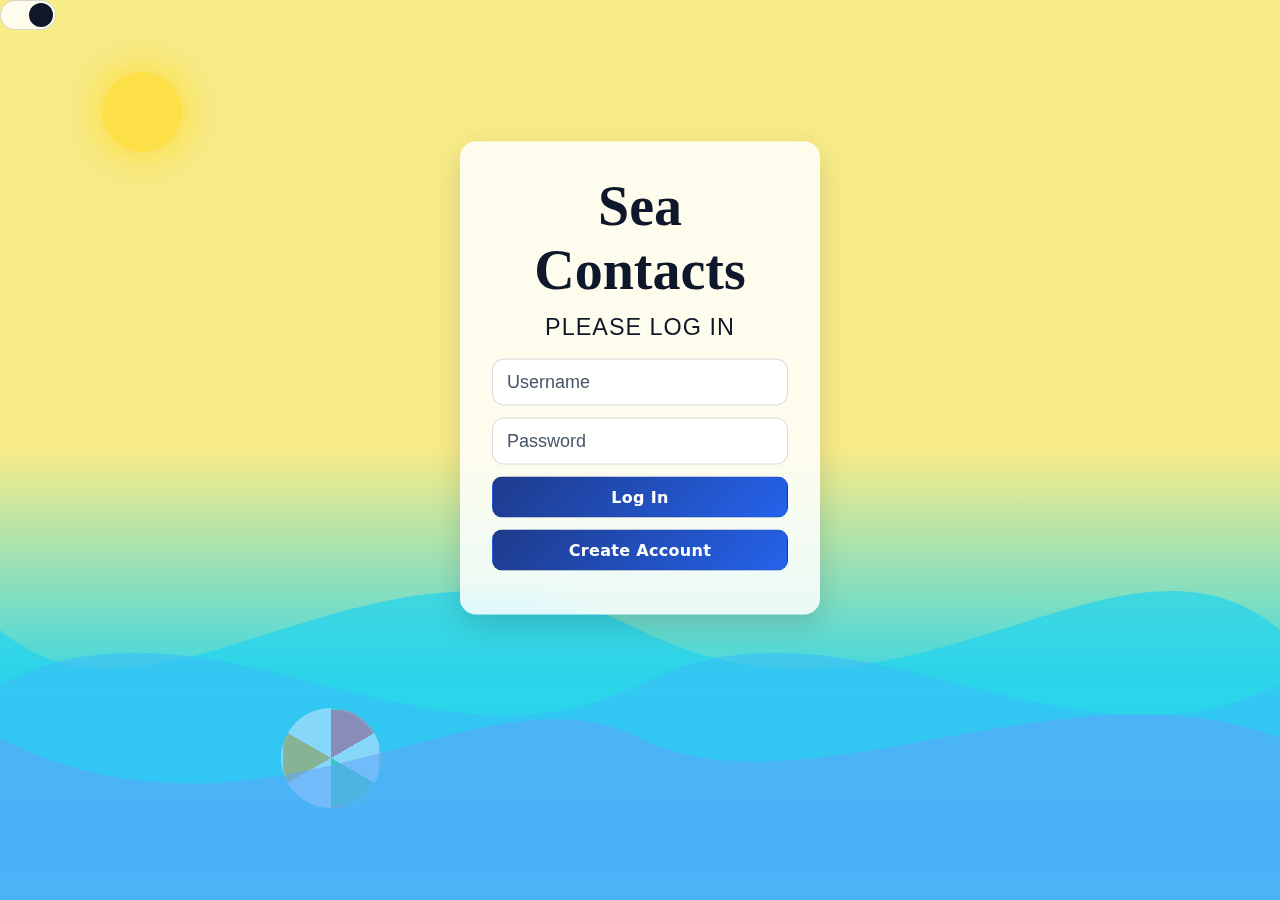
<file: index.html>
<html>
<head>
	<title>Sea Contacts — Secure Login</title>
	<script type="text/javascript" src="js/md5.js"></script>
	<script type="text/javascript" src="js/code.js"></script>
    <link href="css/styles.css" rel="stylesheet">	
    <link href="https://fonts.googleapis.com/css?family=Ubuntu" rel="stylesheet">
</head>
<body>

<div class="theme-switch">
    <input type="checkbox" id="themeToggle" aria-label="Toggle theme">
    <label for="themeToggle"></label>
    </div>

<div class="waves-container" aria-hidden="true">
    <div class="waves">
        <div class="wave wave1"></div>
        <div class="wave wave2"></div>
        <div class="wave wave3"></div>
    </div>
    <!-- Static top half remains background-color from body -->
</div>

<div id="loginDiv">
	<h1 id="title">Sea Contacts</h1>
	<span id="inner-title">PLEASE LOG IN</span>
	<input type="text" id="loginName" placeholder="Username" /><br />
	<input type="password" id="loginPassword" placeholder="Password"/><br />
	<button type="button" id="loginButton" class="buttons" onclick="doLogin();"> Log In </button>
	<!-- Button to go to registration page -->
	<button type="button" class="buttons" onclick="window.location.href='register.html';"> Create Account </button>
	<span id="loginResult"></span>
</div>

</body>
</html>
</file>
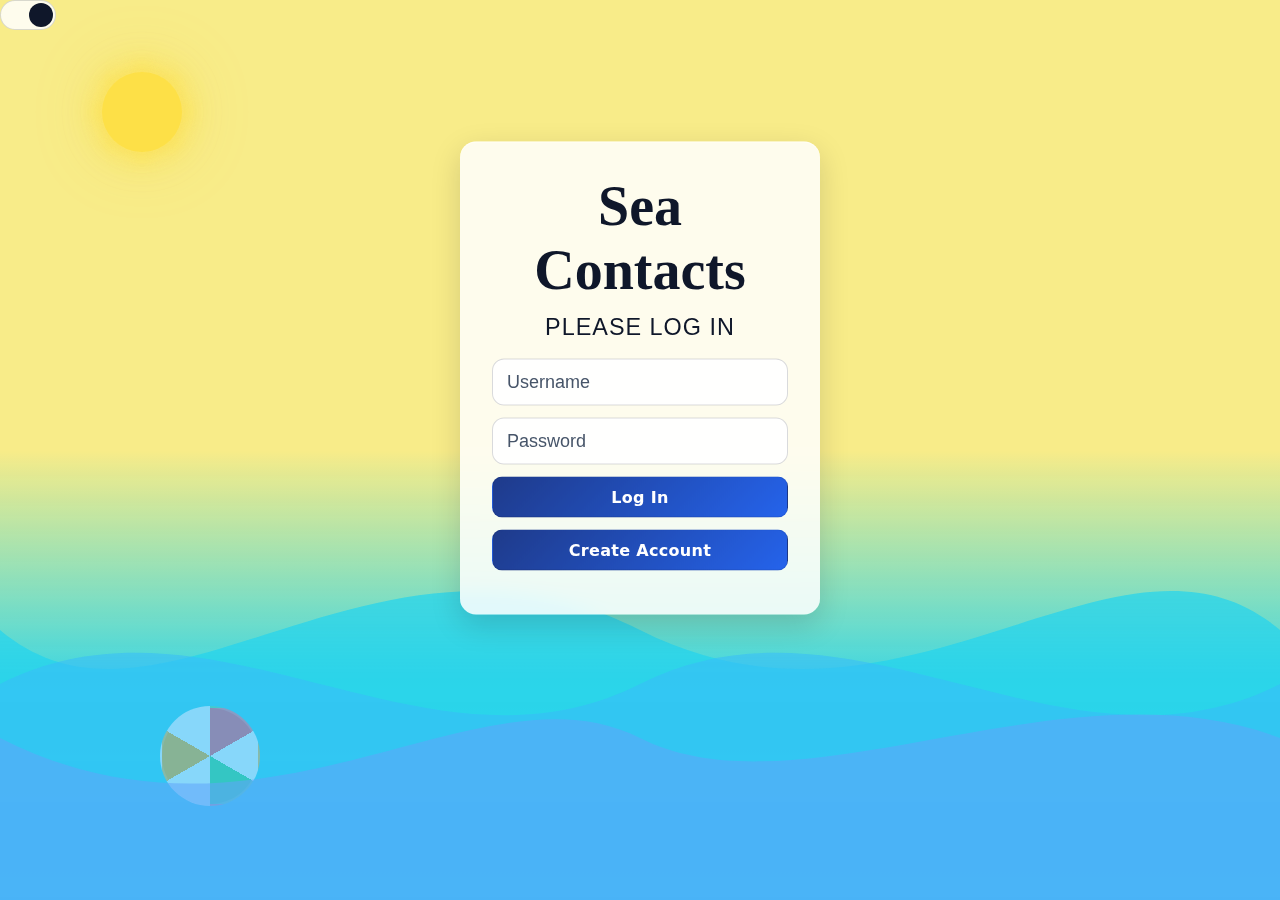
<file: color.html>
<html lang="en">
<head>
	<title>Sea Contacts</title>
	<script type="text/javascript" src="js/code.js"></script>
	<script type="text/javascript" src="js/AddContact.js"></script>

    <link href="css/styles.css" rel="stylesheet">	
    <link href="https://fonts.googleapis.com/css2?family=Quicksand:wght@400;600;700&family=Seaweed+Script&display=swap" rel="stylesheet">
    <link rel="icon" href="data:,">
    <meta name="viewport" content="width=device-width, initial-scale=1">
    
    <script type="text/javascript">
    // Simple fix for back button - remove fade-out class when page shows
    window.addEventListener('pageshow', function() {
        document.body.classList.remove('fade-out');
    });
    

    </script>
	
	<script type="text/javascript">
	document.addEventListener('DOMContentLoaded', function() 
	{
		readCookie();
	}, false);
	</script>
	

</head>
<body class="scrollable colors-page">


<!-- Clickable sun/moon hit areas for theme toggle -->
<div class="sun-hit" role="button" aria-label="Switch to light mode" tabindex="0"></div>
<div class="moon-hit" role="button" aria-label="Switch to dark mode" tabindex="0"></div>

<div class="waves-container" aria-hidden="true">
    <div class="waves">
        <div class="wave wave1"></div>
        <div class="wave wave2"></div>
        <div class="wave wave3"></div>
    </div>
    <!-- Static top half remains background-color from body -->
    
</div>



<div id="searchDropdownContainer">
	<button type="button" id="searchToggleButton" class="buttons" onclick="toggleSearchDropdown();">
		Contact Management
	</button>
	
	<div id="searchDropdown" style="display: none;">
		
		<!-- Search Contacts -->
		<div class="dropdown-section">
			<h3>Search Contacts</h3>
			<input type="text" id="searchText" placeholder="Search Contacts (name, email, phone, address)"/>
			<button type="button" id="searchContactButton" class="buttons" onclick="searchContacts();"> Search </button>
			<br></br>
			<span id="contactSearchResult"></span>
			<p id="contactListResults"></p>
		</div>

		<!-- Bulk Add Contacts -->
		<div class="dropdown-section">
                        <h3>Bulk Add Contacts</h3>
                        <button type="button" id="bulkAddButton" class="buttons" onclick="importContacts();"> Import CSV </button>
                        <br></br>
			<p><a href="SeaContactsTemplate.csv" download="SeaContactsTemplate.csv">Download Contacts Template</a></p>
                </div>

		<!-- Add Contact -->
		<div class="dropdown-section">
			<h3>Add New Contact</h3>
			<input type="text" id="firstName" placeholder="First Name" />
			<input type="text" id="lastName" placeholder="Last Name" />
			<input type="text" id="phone" placeholder="Phone" />
			<input type="email" id="email" placeholder="Email" />
			<input type="text" id="address" placeholder="Address" />
			<button type="button" id="addContactButton" class="buttons" onclick="addContact();"> Add Contact </button>
			<br></br>
			<span id="contactAddResult"></span>
			<p></p>
		</div>

		<!-- List Contacts -->
		<div class="dropdown-section">
			<h3>All Contacts</h3>
			<button type="button" id="listContactsButton" class="buttons" onclick="listContacts();"> List My Contacts </button>
			<br></br>
			<span id="contactsError"></span>
			<p id="contactsList"></p>
			<p></p>
		</div>

		<!-- Export Contacts -->
                <div class="dropdown-section">
                        <h3>Export Contacts</h3>
                        <button type="button" id="exportButton" class="buttons" onclick="exportContacts();"> Create CSV </button>
                        <br></br>
                        <p></p>
                </div>
	</div>
</div>

<div id="loggedInDiv">
	<span id="userName"></span>
</div>

<!-- Floating bubbles for underwater effect -->
<div class="bubbles-container">
    <div class="bubble bubble-1"></div>
    <div class="bubble bubble-2"></div>
    <div class="bubble bubble-3"></div>
    <div class="bubble bubble-4"></div>
    <div class="bubble bubble-5"></div>
    <div class="bubble bubble-6"></div>
    <div class="bubble bubble-7"></div>
    <div class="bubble bubble-8"></div>
    <div class="bubble bubble-9"></div>
    <div class="bubble bubble-10"></div>
    <div class="bubble bubble-11"></div>
    <div class="bubble bubble-12"></div>
    <div class="bubble bubble-13"></div>
    <div class="bubble bubble-14"></div>
    <div class="bubble bubble-15"></div>
</div>

<div id="modifyContactPopup" class="menu-dropdown" style="display:none; position:fixed; top:3%; width:400px; height:690px; left:50%; bottom:40%;  transform:translate(-50%,0); padding:20px; z-index:1000;">
	<h3>Modify Contact</h3><br>
    	<form id="modifyContactForm" onsubmit="submitModifyContact(event)">
        <input type="hidden" id="modifyContactId">
        <label>First Name: <input type="text" id="modifyFirstName"></label><br><br>
        <label>Last Name: <input type="text" id="modifyLastName"></label><br><br>
        <label>Phone: <input type="text" id="modifyPhone"></label><br><br>
        <label>Email: <input type="text" id="modifyEmail"></label><br><br>
        <label>Address: <input type="text" id="modifyAddress"></label><br><br>
        <button type="submit" style="display:inline-block" class="buttons">
		<img src="../images/Save.svg" width="30" height="30">
	</button>
        <button type="button" class="buttons" onclick="closeModifyContactPopup()">
		<img src="../images/Cancel.svg" width="30" height="30">
        </button>
    </form>
</div>

</body>

</html>
</file>
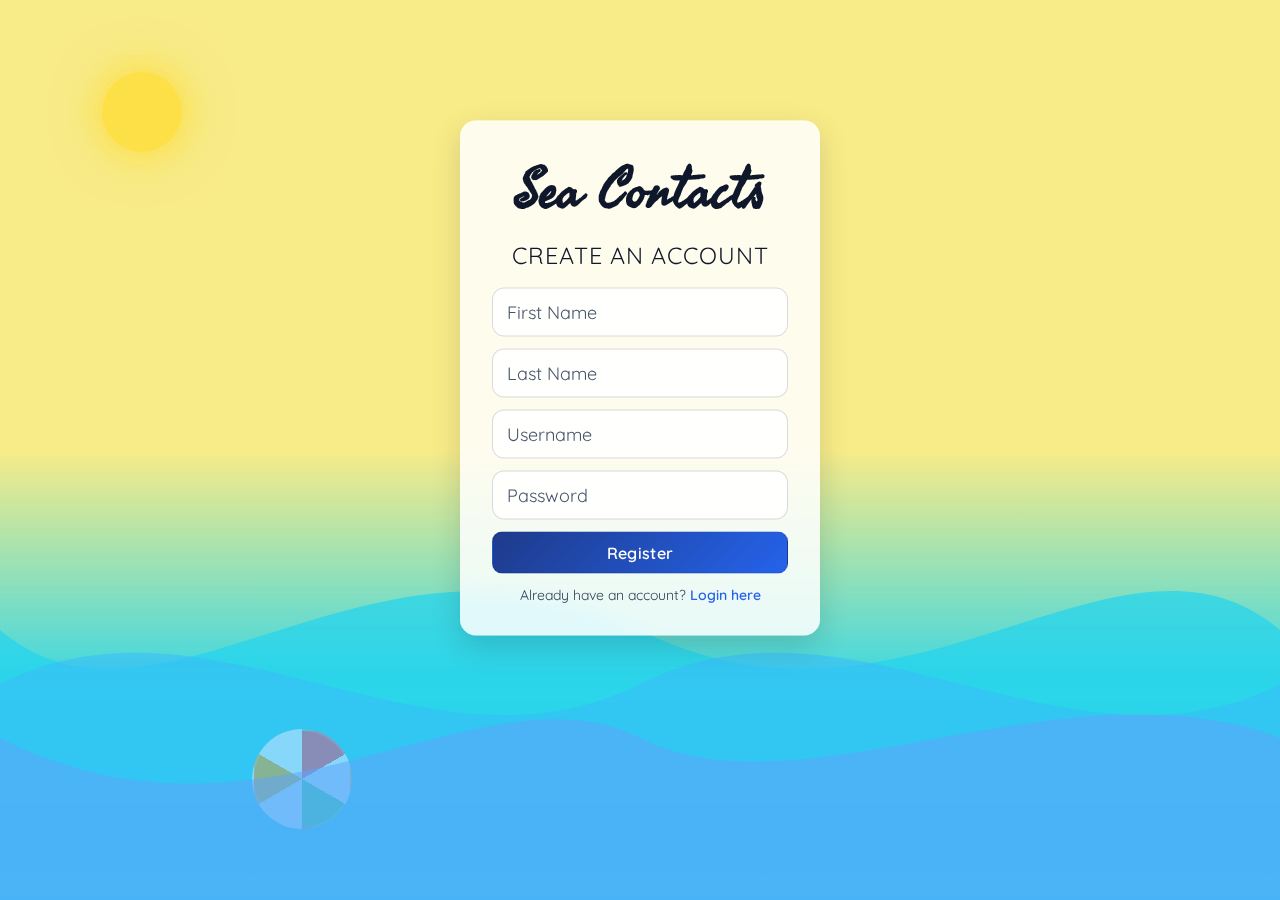
<file: register.html>
<html lang="en">
<head>
	<title>Sea Contacts</title>
	<script type="text/javascript" src="js/md5.js"></script>
	<script type="text/javascript" src="js/code.js"></script>
	<script type="text/javascript" src="js/register.js"></script>
	<script type="text/javascript" src="js/AddContact.js"></script>

    <link href="css/styles.css" rel="stylesheet">	
    <link href="https://fonts.googleapis.com/css2?family=Quicksand:wght@400;600;700&family=Seaweed+Script&display=swap" rel="stylesheet">
    <link rel="icon" href="data:,">
    
    <script type="text/javascript">
    // Simple fix for back button - remove fade-out class when page shows
    window.addEventListener('pageshow', function() {
        document.body.classList.remove('fade-out');
    });
    

    </script>
	
	<script type="text/javascript">
	document.addEventListener('DOMContentLoaded', function() 
	{
		readCookie();
		// Show register form
		document.getElementById("registerDiv").style.display = "block";
	}, false);
	</script>
</head>
<body>

<!-- Clickable sun/moon hit areas for theme toggle -->
<div class="sun-hit" role="button" aria-label="Switch to light mode" tabindex="0"></div>
<div class="moon-hit" role="button" aria-label="Switch to dark mode" tabindex="0"></div>

<!-- Stars in the sky -->
<div class="star"></div>
<div class="star"></div>
<div class="star"></div>
<div class="star"></div>
<div class="star"></div>
<div class="star"></div>
<div class="star"></div>
<div class="star"></div>

<div class="waves-container" aria-hidden="true">
    <div class="waves">
        <div class="wave wave1"></div>
        <div class="wave wave2"></div>
        <div class="wave wave3"></div>
    </div>
</div>

<div id="registerDiv">
	<h1 id="title">Sea Contacts</h1>
	<span id="inner-title">CREATE AN ACCOUNT</span>
	<input type="text" id="firstName" placeholder="First Name" /><br />
	<input type="text" id="lastName" placeholder="Last Name" /><br />
	<input type="text" id="loginName" placeholder="Username" /><br />
	<input type="password" id="loginPassword" placeholder="Password"/><br />
	<button type="button" id="registerButton" class="buttons" onclick="doRegister();"> Register </button>
	<span id="registerResult"></span>
	<div class="auth-switch">Already have an account? <a class="auth-link" href="index.html" onclick="smoothTransition('index.html'); return false;">Login here</a></div>
</div>

</body>
</html>
</file>
<file: css/styles.css>
body 
{
    background-color: #0f172a;
    min-height: 100vh;
    margin: 0;
    padding: 0 0 80px 0; /* Add bottom padding for fixed logout button */
    position: relative;
    overflow: hidden; /* Prevent all scrolling by default */
    overflow-x: hidden; /* Prevent horizontal scrolling specifically */
    transition: background-color 0.8s ease, color 0.8s ease;
    opacity: 1;
    animation: fadeIn 0.8s ease-out;
    font-family: 'Quicksand', system-ui, -apple-system, Segoe UI, Roboto, Helvetica, Arial, sans-serif;
}

/* Ocean wipe overlay for transitions to colors page */
.ocean-wipe{
    position: fixed;
    left: 0; right: 0; bottom: 0;
    height: 120vh; /* fixed tall fill to avoid exposing bottom edge */
    background: linear-gradient(180deg, rgba(99,102,241,1) 0%, rgba(90,98,234,1) 50%, rgba(79,88,229,1) 100%);
    z-index: 9999; /* ensure wipe covers everything during transition */
    pointer-events: none;
    will-change: transform, height;
    opacity: 0.95;
    transform: translateY(100%); /* start fully below viewport */
}

/* Wavy crest at the top of the wipe using the same wave path */
.ocean-wipe::before{
    content: "";
    position: absolute;
    left: 0; right: 0; top: -140px; /* lift crest slightly above */
    height: 200px;
    background-image: url('data:image/svg+xml;utf8,<svg xmlns="http://www.w3.org/2000/svg" viewBox="0 0 1200 200" preserveAspectRatio="none"><path d="M0 100 C 150 150 350 50 600 100 C 850 150 1050 50 1200 100 L1200 200 L0 200 Z" fill="%236366f1"/></svg>');
    background-repeat: repeat-x;
    background-position: top center;
    background-size: 1200px 200px;
    pointer-events: none;
}

/* Light-mode variant for wipe colors and crest */
body.light .ocean-wipe{
    background: linear-gradient(180deg, rgba(96,165,250,1) 0%, rgba(56,189,248,1) 50%, rgba(34,211,238,1) 100%);
}
body.light .ocean-wipe::before{
    background-image: url('data:image/svg+xml;utf8,<svg xmlns="http://www.w3.org/2000/svg" viewBox="0 0 1200 200" preserveAspectRatio="none"><path d="M0 100 C 150 150 350 50 600 100 C 850 150 1050 50 1200 100 L1200 200 L0 200 Z" fill="%2360a5fa"/></svg>');
}

body.scene-transition.to-colors .ocean-wipe{
    animation: oceanSlideUp 0.9s cubic-bezier(0.22, 0.61, 0.36, 1) forwards;
}

@keyframes oceanSlideUp{
    from{ transform: translateY(100%); opacity: 0.95; }
    to{ transform: translateY(0); opacity: 0.8; }
}

/* Allow scrolling specifically on pages that opt in */
body.scrollable{
    overflow: auto;
    overflow-x: hidden; /* Still prevent horizontal scrolling */
}

/* Prevent horizontal scrollbars globally */
* {
    box-sizing: border-box;
}

html, body {
    max-width: 100%;
    overflow-x: hidden;
	background-repeat: no-repeat;
	background-size: 110% 70%;
	background-attachment: fixed;
  	background-position: center 150%;
}

/* Page transition animations */
@keyframes fadeIn {
    from {
        opacity: 0;
    }
    to {
        opacity: 1;
    }
}

@keyframes fadeOut {
    from {
        opacity: 1;
    }
    to {
        opacity: 0;
    }
}

body.fade-out {
    animation: fadeOut 0.5s ease-out forwards;
}

/* Moon icon for dark mode */
body::before {
    content: "";
    position: fixed;
    top: 8vh;
    right: 8vw;
    width: 80px;
    height: 80px;
    border-radius: 50%;
    background: linear-gradient(145deg, transparent 40%, #e2e8f0 41%);
    opacity: 1;
    transition: none; /* disabled by default; enabled when theme-animated is present */
    transform: translateY(0) rotate(0deg);
    z-index: 58;
}

/* Sun icon for light mode - soft style */
body::after {
    content: "";
    position: fixed;
    top: 8vh;
    left: 8vw;
    width: 80px;
    height: 80px;
    border-radius: 50%;
    background: #fde047;
    box-shadow: 
        /* Soft glowing rays */
        0 -35px 20px -25px rgba(253, 224, 71, 0.6),
        0 35px 20px -25px rgba(253, 224, 71, 0.6),
        35px 0 20px -25px rgba(253, 224, 71, 0.6),
        -35px 0 20px -25px rgba(253, 224, 71, 0.6),
        25px -25px 20px -25px rgba(253, 224, 71, 0.6),
        -25px 25px 20px -25px rgba(253, 224, 71, 0.6),
        25px 25px 20px -25px rgba(253, 224, 71, 0.6),
        -25px -25px 20px -25px rgba(253, 224, 71, 0.6),
        /* Central glow */
        0 0 50px rgba(253, 224, 71, 0.4),
        0 0 80px rgba(234, 179, 8, 0.2);
    opacity: 0;
    transition: none; /* disabled by default; enabled when theme-animated is present */
    transform: translateY(-50px) rotate(0deg);
    z-index: 58;
}

/* Clickable hit areas aligned with sun/moon for accessibility */
.sun-hit, .moon-hit{
    position: fixed;
    z-index: 60;
    width: 80px;
    height: 80px;
    border-radius: 50%;
    cursor: pointer;
    background: transparent;
}

/* Position to overlap the pseudo elements */
.sun-hit{ display: none; top: 8vh; left: 8vw; }
.moon-hit{ display: block; top: 8vh; right: 8vw; }

/* Show only the visible icon's hit area */
body.light .sun-hit{ display: block; }
body.light .moon-hit{ display: none; }

/* Hover highlight: soft white halo */
/* Thin ring highlight matching icon shapes */
.sun-hit::after,
.moon-hit::after{
    content: "";
    position: absolute;
    left: -8px; right: -8px; top: -8px; bottom: -8px; /* slightly larger than icon */
    border-radius: 50%;
    pointer-events: none;
    opacity: 0;
    filter: blur(2px);
    transition: opacity 120ms ease;
}

/* Additional inner-edge glow for moon to outline crescent on both sides */
.moon-hit::before{
    content: "";
    position: absolute;
    left: -8px; right: -8px; top: -8px; bottom: -8px;
    border-radius: 50%;
    pointer-events: none;
    opacity: 0;
    filter: blur(3px);
    /* Thin band along the crescent cut line at ~145deg */
    background: linear-gradient(145deg,
        rgba(255,255,255,0.00) 38%,
        rgba(255,255,255,0.30) 40%,
        rgba(255,255,255,0.30) 42%,
        rgba(255,255,255,0.00) 44%
    );
    transition: opacity 120ms ease;
}

/* Sun: simple circular ring */
.sun-hit::after{
    background: radial-gradient(circle at 50% 50%,
        rgba(255,255,255,0.0) 40px,
        rgba(255,255,255,0.28) 40px 48px,
        rgba(255,255,255,0.10) 48px 62px,
        rgba(255,255,255,0.0) 62px
    );
}

/* Moon: crescent-shaped ring using mask to match icon gradient */
.moon-hit::after{
    background: radial-gradient(circle at 50% 50%,
        rgba(255,255,255,0.0) 40px,
        rgba(255,255,255,0.28) 40px 48px,
        rgba(255,255,255,0.10) 48px 62px,
        rgba(255,255,255,0.0) 62px
    );
    -webkit-mask-image: linear-gradient(145deg, transparent 40%, #000 41%);
            mask-image: linear-gradient(145deg, transparent 40%, #000 41%);
}

.sun-hit:hover::after, .sun-hit:focus::after,
.moon-hit:hover::after, .moon-hit:focus::after{
    opacity: 1;
}
.moon-hit:hover::before, .moon-hit:focus::before{
    opacity: 1;
}

/* Prefer drop-shadow glow on actual icons for perfectly even outline */
body.icon-hover-sun::after{
    filter: drop-shadow(0 0 3px rgba(255,255,255,0.95)) drop-shadow(0 0 12px rgba(255,255,255,0.35));
    will-change: filter;
}
body.icon-hover-moon::before{
    filter: drop-shadow(0 0 3px rgba(255,255,255,0.95)) drop-shadow(0 0 12px rgba(255,255,255,0.35));
    will-change: filter;
}

/* Avoid double glow: disable pseudo glow rings when using icon drop-shadows */
body.icon-hover-sun .sun-hit::after{ opacity: 0; }
body.icon-hover-moon .moon-hit::after{ opacity: 0; }
body.icon-hover-moon .moon-hit::before{ opacity: 0; }

/* Enable icon transitions only during explicit theme toggles */
body.theme-animated::before,
body.theme-animated::after{
    transition: opacity 0.6s ease, transform 1.4s ease, filter 0.12s ease;
}

/* Stars in the sky for dark mode */
.star {
    position: fixed;
    width: 3px;
    height: 3px;
    background: #e2e8f0;
    border-radius: 50%;
    z-index: 2;
    opacity: 1;
    animation: twinkle 3s ease-in-out infinite;
    transition: opacity 0.8s ease;
}

.star:nth-child(1) {
    top: 8vh;
    left: 15vw;
    animation-delay: 0s;
}

.star:nth-child(2) {
    top: 12vh;
    left: 25vw;
    animation-delay: -1s;
    width: 4px;
    height: 4px;
}

.star:nth-child(3) {
    top: 18vh;
    left: 35vw;
    animation-delay: -2s;
}

.star:nth-child(4) {
    top: 10vh;
    left: 45vw;
    animation-delay: -0.5s;
    width: 3.5px;
    height: 3.5px;
}

.star:nth-child(5) {
    top: 22vh;
    left: 55vw;
    animation-delay: -1.5s;
}

.star:nth-child(6) {
    top: 14vh;
    left: 65vw;
    animation-delay: -2.5s;
    width: 4px;
    height: 4px;
}

.star:nth-child(7) {
    top: 20vh;
    left: 75vw;
    animation-delay: -0.8s;
}

.star:nth-child(8) {
    top: 16vh;
    left: 85vw;
    animation-delay: -1.8s;
    width: 3.5px;
    height: 3.5px;
}

@keyframes twinkle {
    0%, 100% {
        opacity: 1;
        transform: scale(1);
    }
    50% {
        opacity: 0.3;
        transform: scale(0.8);
    }
}

/* Hide stars in light mode */
body.light .star {
    opacity: 0;
}

/* Contact Grid Styles */
.contacts-grid {
    width: 100%;
    max-width: 800px;
    margin: 0 20px 0 20px auto;
    background: rgba(255, 255, 255, 0.1);
    backdrop-filter: blur(10px);
    border-radius: 12px;
    border: 1px solid rgba(255, 255, 255, 0.2);
    overflow: hidden;
    box-shadow: 0 8px 32px rgba(0, 0, 0, 0.1);
}

.grid-header {
    display: grid;
    grid-template-columns: 0.7fr 0.7fr 0.7fr 0.9fr 0.8fr 0.7fr;
    gap: 1px;
    background: rgba(255, 255, 255, 0.2);
    font-weight: bold;
    text-transform: uppercase;
    font-size: 0.9em;
    letter-spacing: 0.5px;
}

.grid-row {
    display: grid;
    grid-template-columns: 0.7fr 0.7fr 0.7fr 0.9fr 0.8fr 0.7fr;
    gap: 1px;
    align-items: center;
    /*background: rgba(255, 255, 255, 0.05);*/
    border-bottom: 1px solid rgba(0, 0, 0, 0.1);
    transition: background-color 0.3s ease;
}

.grid-row:hover {
    background: rgba(255, 255, 255, 0.15);
}

.grid-cell {
    padding: 12px 16px;
    word-wrap: break-word;
    overflow: auto;
}

.header-cell {
    background: rgba(255, 255, 255, 0.1);
    color: #ffffff;
    font-weight: 600;
    text-align: center;
}

.photo-cell {
    overflow: hidden;
}

.name-cell {
    font-weight: 500;
    color: #ffffff;
}

.phone-cell {
    font-family: 'Courier New', monospace;
    color: #a8a8ff;
}

.email-cell {
    color: #8dd3c7;
    font-style: italic;
}

.address-cell {
    color: #ffc0cb;
    font-size: 0.9em;
}

.actions-cell {
    padding:5px 17px 15px;
}

/* Light mode grid styles */
body.light .contacts-grid {
    background: rgba(0, 0, 0, 0.05);
    border: 1px solid rgba(0, 0, 0, 0.1);
    box-shadow: 0 4px 16px rgba(0, 0, 0, 0.1);
}

body.light .grid-header {
    background: rgba(0, 0, 0, 0.1);
}

body.light .grid-row {
    background: rgba(0, 0, 0, 0.02);
}

body.light .grid-row:hover {
    background: rgba(0, 0, 0, 0.08);
}

body.light .header-cell {
    background: rgba(0, 0, 0, 0.05);
    color: #333333;
}

body.light .name-cell {
    color: #333333;
}

body.light .phone-cell {
    color: #4a5568;
}

body.light .email-cell {
    color: #2d5a87;
}

body.light .address-cell {
    color: #6b5b95;
}

/* Responsive grid */
@media (max-width: 768px) {
    .contacts-grid {
       /* margin: 10px;*/
        font-size: 18px;
    }
    
    .grid-header {
        grid-template-columns: 1fr;
        gap: 0px;
    }
    
    .grid-row {
        padding-top: 40px;
        grid-template-columns: 1fr;
        gap: 0px;
    }
    
    .grid-cell {
        /* padding-top: 40px; */
        gap: 0px;
        text-align: left;
    }
    
    .header-cell {
        display: none;
    }
    
    .grid-cell:before {
        font-weight: bold;
        margin-right: 8px;
    }
    
    .name-cell:before {
        content: "Name: ";
    }
    
    .phone-cell:before {
        content: "Phone: ";
    }
    
    .email-cell:before {
        content: "Email: ";
    }
    
    .address-cell:before {
        content: "Address: ";
    }
}

#title 
{
    font-size: 56px;
    width: 100%;
    margin: 0 auto 24px auto;
    text-align: center;
    font-family: 'Seaweed Script', cursive;
    color: #e2e8f0;
    display: block;
}

body.light #contactAddResult {
	color: black;
}

#contactAddResult {
	color: white;
}

/* Hamburger menu button */
.menu-button {
    position: fixed;
    top: 20px;
    left: 20px;
    width: 40px;
    height: 40px;
    background: rgba(15, 23, 42, 0.6);
    border: 1px solid rgba(148,163,184,0.35);
    border-radius: 8px;
    backdrop-filter: blur(6px);
    cursor: pointer;
    z-index: 30;
    display: flex;
    flex-direction: column;
    justify-content: center;
    align-items: center;
    opacity: 1 !important;
    visibility: visible !important;
    gap: 4px;
    transition: background 0.8s ease;
}

.menu-button span {
    width: 20px;
    height: 2px;
    background: #e2e8f0;
    border-radius: 1px;
    transition: background 0.8s ease;
}


/* Menu dropdown */
.menu-dropdown {
    position: fixed;
    top: 70px;
    left: 20px;
    background: rgba(15, 23, 42, 0.9);
    border: 1px solid rgba(148,163,184,0.35);
    border-radius: 12px;
    backdrop-filter: blur(8px);
    padding: 15px;
    z-index: 26;
    display: none;
    min-width: 200px;
    transition: background 0.8s ease;
}

/* Simple button styling inside menu */
.menu-dropdown .menu-item{
    display: block;
    width: 100%;
    margin-top: 10px;
    padding: 10px 12px;
    border-radius: 10px;
    border: 1px solid rgba(148,163,184,0.25);
    background: linear-gradient(135deg, #f43f5e 0%, #dc2626 100%);
    color: #ffffff;
    font-family: 'Ubuntu', sans-serif;
    font-weight: 700;
    cursor: pointer;
}

body.light .menu-dropdown .menu-item{
    border: 1px solid rgba(2,6,23,0.08);
}

.menu-dropdown.show {
    display: block;
    animation: slideDown 0.3s ease-out;
}

/* Theme switch inside menu */
.theme-switch{
    display: flex;
    align-items: center;
    gap: 10px;
    color: #e2e8f0;
    font-family: 'Quicksand', sans-serif;
    font-size: 14px;
}
.theme-switch input{
    position: absolute;
    opacity: 0;
}
.theme-switch label{
    width: 56px;
    height: 30px;
    display: inline-block;
    background: rgba(15,23,42,0.6);
    border: 1px solid rgba(148,163,184,0.35);
    border-radius: 9999px;
    position: relative;
    cursor: pointer;
    backdrop-filter: blur(6px);
}
.theme-switch label:after{
    content: "";
    position: absolute;
    top: 2px;
    left: 2px;
    width: 24px;
    height: 24px;
    background: #e2e8f0;
    border-radius: 9999px;
    transition: transform 200ms ease;
}
.theme-switch input:checked + label{
    background: rgba(255,255,255,0.7);
}
.theme-switch input:checked + label:after{
    transform: translateX(26px);
}

#loginDiv
{
    font-size: 30px;
    width: 360px;
    max-width: 92vw;
    padding: 32px;
    border-radius: 16px;
    background: rgba(15, 23, 42, 0.6);
    box-shadow: 0 10px 30px rgba(0,0,0,0.35), inset 0 1px 0 rgba(255,255,255,0.04);
    backdrop-filter: blur(8px);
    position: absolute;
    top: 42%;
    left: 50%;
    transform: translate(-50%, -50%);
    z-index: 25; /* Above waves */
    pointer-events: auto; /* Ensure this only affects its own content */
    transition: background 0.8s ease, box-shadow 0.8s ease, color 0.8s ease;
}

#seaweed1 #seaweed2 
{
	z-index: 0;
}

#registerDiv
{
    font-size: 30px;
    width: 360px;
    max-width: 92vw;
    padding: 32px;
    border-radius: 16px;
    background: rgba(15, 23, 42, 0.6);
    box-shadow: 0 10px 30px rgba(0,0,0,0.35), inset 0 1px 0 rgba(255,255,255,0.04);
    backdrop-filter: blur(8px);
    position: absolute;
    top: 42%;
    left: 50%;
    transform: translate(-50%, -50%);
    z-index: 25; /* Above waves */
    pointer-events: auto; /* Ensure this only affects its own content */
    transition: background 0.8s ease, box-shadow 0.8s ease, color 0.8s ease;
    display: none; /* Hide register form by default */
}

/* Cell phone viewport */
@media screen and (max-width: 768px)
{
    /* Enable scrolling on mobile for login/register pages */
    body {
        overflow: auto;
    }

	#exportButton {
		height: 82px;
	}

	#bulkAddButton {
		height: 82px;
	}
    
    /* Make sun/moon icons go behind mobile forms */
    body::before, body::after {
        z-index: 50; /* Behind mobile forms */
    }
    
    /* Ensure consistent glow on mobile - Sun */
    body::after {
        box-shadow: 
            /* Soft glowing rays */
            0 -35px 20px -25px rgba(253, 224, 71, 0.6),
            0 35px 20px -25px rgba(253, 224, 71, 0.6),
            35px 0 20px -25px rgba(253, 224, 71, 0.6),
            -35px 0 20px -25px rgba(253, 224, 71, 0.6),
            25px -25px 20px -25px rgba(253, 224, 71, 0.6),
            -25px 25px 20px -25px rgba(253, 224, 71, 0.6),
            25px 25px 20px -25px rgba(253, 224, 71, 0.6),
            -25px -25px 20px -25px rgba(253, 224, 71, 0.6),
            /* Central glow */
            0 0 50px rgba(253, 224, 71, 0.4),
            0 0 80px rgba(234, 179, 8, 0.2);
    }
    
    /* Ensure consistent appearance on mobile - Moon */
    body::before {
        background: linear-gradient(145deg, transparent 40%, #e2e8f0 41%);
        /* Use drop-shadow instead of box-shadow to respect crescent shape */
        filter: drop-shadow(0 0 8px rgba(226, 232, 240, 0.6)) drop-shadow(0 0 16px rgba(226, 232, 240, 0.3));
    }
    
    /* Keep hit areas clickable but behind forms */
    .sun-hit, .moon-hit {
        z-index: 60;
    }
    
    /* Add mobile click glow effects that match desktop */
    body.icon-hover-sun::after {
        filter: drop-shadow(0 0 3px rgba(255,255,255,0.95)) drop-shadow(0 0 12px rgba(255,255,255,0.35));
    }
    
    body.icon-hover-moon::before {
        filter: drop-shadow(0 0 3px rgba(255,255,255,0.95)) drop-shadow(0 0 12px rgba(255,255,255,0.35)) 
                drop-shadow(0 0 8px rgba(226, 232, 240, 0.6)) drop-shadow(0 0 16px rgba(226, 232, 240, 0.3));
    }

    #loginDiv
    {
        font-size: 30px;
        width: 300px;
        max-width: 92vw;
        padding: 32px;
        border-radius: 16px;
        background: rgba(15, 23, 42, 0.6);
        box-shadow: 0 10px 30px rgba(0,0,0,0.35), inset 0 1px 0 rgba(255,255,255,0.04);
        backdrop-filter: blur(8px);
        position: absolute;
        top: 42%;
        left: 50%;
        transform: translate(-50%, -50%);
        z-index: 100; /* Above waves */
        pointer-events: auto; /* Ensure this only affects its own content */
        transition: background 0.8s ease, box-shadow 0.8s ease, color 0.8s ease;
    }
    #registerDiv
    {
        font-size: 30px;
        width: 300px;
        max-width: 92vw;
        padding: 32px;
        border-radius: 16px;
        background: rgba(15, 23, 42, 0.6);
        box-shadow: 0 10px 30px rgba(0,0,0,0.35), inset 0 1px 0 rgba(255,255,255,0.04);
        backdrop-filter: blur(8px);
        position: absolute;
        top: 42%;
        left: 50%;
        transform: translate(-50%, -50%);
        z-index: 100; /* Above waves */
        pointer-events: auto; /* Ensure this only affects its own content */
        transition: background 0.8s ease, box-shadow 0.8s ease, color 0.8s ease;
        display: none; /* Hide register form by default */
    }
}

#userInfoDiv
{
    font-size: 18px;
    width: 90%;
    max-width: 400px;
    margin: 20px auto;
    padding: 15px;
    border-radius: 12px;
    background: rgba(15, 23, 42, 0.6);
    backdrop-filter: blur(8px);
    text-align: center;
    color: #e2e8f0;
    font-family: 'Ubuntu', sans-serif;
    position: relative;
    z-index: 20; /* Above waves */
}

#searchDropdownContainer
{
    width: 90%;
    max-width: 800px;
    margin: 20px auto;
    position: relative;
    z-index: 20; /* Above waves */
    text-align: center;
}

#searchToggleButton
{
    width: 100%;
    font-size: 20px;
    padding: 15px;
    margin-bottom: 10px;
}

/* Clean header state; remove user icon styles */
#searchToggleButton{
    position: relative;
}

/* Right-aligned user icon inside flat bessel */
#searchToggleButton{
    padding-right: 56px; /* reserve space for the icon */
}
#searchToggleButton .header-user{
    position: absolute;
    right: 14px;
    top: 50%;
    transform: translateY(-50%);
    width: 28px;
    height: 28px;
    border-radius: 50%;
    display: block;
    z-index: 100; /* ensure above bessel */
}

/* Make the header "bessel" a flat, non-interactive shape */
#searchToggleButton.buttons{
    background: rgba(15, 23, 42, 0.9) !important; /* flat, no gradient */
    border: 1px solid rgba(148,163,184,0.35);
    box-shadow: none;
    cursor: default;
    transition: none;
}

#searchToggleButton.buttons:hover,
#searchToggleButton.buttons:focus,
#searchToggleButton.buttons:active{
    transform: none;
    box-shadow: none;
    opacity: 1;
}

/* Light theme flat variant */
body.light #searchToggleButton.buttons{
    background: rgba(255,255,255,0.9) !important;
    border: 1px solid rgba(2,6,23,0.15);
    color: #111111;
}

#searchToggleButton.buttons{
    background: rgba(15,23,42,0.9) !important;
    color: #e2e8f0;
}

#searchDropdown
{
    background: rgba(15, 23, 42, 0.9);
    border-radius: 16px;
    padding: 25px;
    box-shadow: 0 10px 30px rgba(0,0,0,0.35), inset 0 1px 0 rgba(255,255,255,0.04);
    backdrop-filter: blur(8px);
    color: #e2e8f0;
    font-family: 'Ubuntu', sans-serif;
    animation: slideDown 0.3s ease-out;
    text-align: center;
    transition: background 0.8s ease, box-shadow 0.8s ease, color 0.8s ease;
}

.dropdown-section
{
    margin-bottom: 30px;
    padding-bottom: 20px;
    border-bottom: 1px solid rgba(148,163,184,0.25);
}

.dropdown-section:last-child
{
    border-bottom: none;
    margin-bottom: 0;
}

.dropdown-section h3
{
	color: #ffffff;
    font-size: 16px;
    margin-bottom: 15px;
    text-transform: uppercase;
    letter-spacing: 1px;
    font-weight: 700;
    text-align: center;
}

/* Bulk actions layout */
table 
{
	width: 100%;
}

td 
{	
	/* Test */
	vertical-align: top;
	width: 50%;
}

/* Add gap between columns */
td:first-child 
{
            padding-right: 10px;
}

td:last-child 
{
    padding-left: 10px;
}

#logoutContainer
{
    position: fixed;
    bottom: 20px;
    left: 50%;
    transform: translateX(-50%);
    z-index: 25; /* Above everything including waves */
}

#logoutContainer #logoutButton
{
    background: linear-gradient(135deg, #f43f5e 0%, #dc2626 100%);
    padding: 12px 30px;
    font-size: 16px;
}

#logoutContainer #logoutButton:hover
{
    background: linear-gradient(135deg, #dc2626 0%, #b91c1c 100%);
}

@keyframes slideDown {
    from {
        opacity: 0;
        transform: translateY(-20px);
    }
    to {
        opacity: 1;
        transform: translateY(0);
    }
}

.buttons
{
    font-size: 16px;
    border-radius: 10px;
    width: 100%;
    margin: 12px 0 0 0;
    padding: 10px 14px;
    border: 1px solid rgba(148,163,184,0.25);
    background: linear-gradient(135deg, #f97316 0%, #ef4444 100%);
    color: #ffffff;
    font-weight: 600;
    letter-spacing: 0.3px;
    cursor: pointer;
    transition: transform 120ms ease, box-shadow 120ms ease, opacity 120ms ease;
    font-family: 'Quicksand', system-ui, -apple-system, Segoe UI, Roboto, Helvetica, Arial, sans-serif;
}

.buttons:hover{
    transform: translateY(-1px);
    box-shadow: 0 8px 18px rgba(239,68,68,0.35);
    opacity: 0.95;
}

.buttons:focus-visible{
    outline: 2px solid rgba(249,115,22,0.9);
    outline-offset: 2px;
}

#loginName
{
	font-size: 18px;
}
#loginPassword
{
	font-size: 18px;
}
body.light #searchText
{
	font-size: 18px;
	background: white url(../images/Search.svg) left no-repeat;
    	background-size: 30px;
    	background-position: 10px;
    	padding-left: 50px;
	color: black;
}

#searchText
{
	font-size: 18px;
	background: #080d1f url(../images/Search2.svg) left no-repeat;
    	background-size: 30px;
    	background-position: 10px;
    	padding-left: 50px;
	color: white;
}

#colorText
{
	font-size: 30px;
}

input[type="text"],input[type="password"],input[type="email"]{
    border-radius: 12px;
    text-align: left;
    width: 100%;
    margin: 10px 0 0 0;
    padding: 12px 14px;
    border: 1px solid rgba(148,163,184,0.35);
    outline: none;
    background: rgba(2,6,23,0.6);
    color: #e2e8f0;
    font-family: 'Quicksand', sans-serif;
    font-size: 18px; /* Normalize input font size across pages */
    box-sizing: border-box;
}

#inner-title{
    display: block;
    font-size: 0.78em;
    width: 100%;
    text-align: center;
    margin: 0 0 6px 0;
    font-family: 'Quicksand', sans-serif;
    color: #a5b4fc;
    letter-spacing: 1px;
}

/* Even spacing within auth cards */
#loginDiv > input,
#loginDiv > button,
#loginDiv > span,
#loginDiv > .auth-switch{ margin-top: 12px; }

#loginDiv > h1{ margin-bottom: 4px; }

#registerDiv > input,
#registerDiv > button,
#registerDiv > span,
#registerDiv > .auth-switch{ margin-top: 12px; }

#registerDiv > h1{ margin-bottom: 4px; }

/* Auth switch line */
.auth-switch{
    margin-top: 14px;
    text-align: center;
    color: #94a3b8;
    font-size: 14px;
    font-family: 'Quicksand', sans-serif;
}
.auth-link{
    color: #60a5fa;
    text-decoration: none;
    font-weight: 600;
}
.auth-link:hover{ text-decoration: underline; }

body.light .auth-switch{ color: #334155; }
body.light .auth-link{ color: #2563eb; }

#loginResult{
    display: block;
    font-size: 0.9em;
    width: 100%;
    text-align: center;
    margin: 10px 0 0 0;
    font-family: 'Quicksand', sans-serif;
    color: #f87171;
}

/* Match register page error styling to login page */
#registerResult{
    display: block;
    font-size: 0.8em;
    width: 100%;
    text-align: center;
    margin: 12px 0 0 0;
    font-family: 'Quicksand', sans-serif;
    color: #f43f5e;
}

/* Waves background: bottom half animated, top half static */
.waves-container{
    position: absolute;
    inset: 0 0 0 0; /* full-viewport by default */
    z-index: 15; /* Higher than ball for visual layering */
    overflow: hidden;
    pointer-events: none; /* Allow clicks to pass through to ball */
    will-change: transform;
}

/* Extend bottom water area without changing crest size */
.waves-container::after{
    content: "";
    position: absolute;
    left: 0;
    right: 0;
    bottom: 0;
    height: 50vh; /* extend bottom "water" depth */
    background: linear-gradient(180deg, rgba(79,88,229,0) 0%, rgba(79,88,229,0.85) 50%, rgba(79,88,229,1) 100%);
    z-index: -1; /* behind wave layers */
    pointer-events: none;
}

body.light .waves-container::after{
    background: linear-gradient(180deg, rgba(34,211,238,0) 0%, rgba(34,211,238,0.85) 50%, rgba(34,211,238,1) 100%);
}

/* On index/register (non-colors) constrain waves to bottom half to avoid UI overlap */
/* Revert: keep waves full viewport on all pages */
body:not(.no-sky) .waves-container{ inset: 0 0 0 0; }

.waves{
    position: absolute;
    left: 0;
    right: 0;
    bottom: 0;
    height: 100%;
}

/* Using three layers to create parallax-like wave movement */
.wave{
    position: absolute;
    left: 0;
    right: 0;
    bottom: 0;
    height: 60%;
    background-repeat: repeat-x;
    opacity: 0.9;
    will-change: background-position;
    pointer-events: none; /* Allow mouse events to pass through to ball */
}

.wave.wave1{
    background-image: url('data:image/svg+xml;utf8,<svg xmlns="http://www.w3.org/2000/svg" viewBox="0 0 1200 200" preserveAspectRatio="none"><path d="M0 100 C 150 150 350 50 600 100 C 850 150 1050 50 1200 100 L1200 200 L0 200 Z" fill="%234f58e5"/></svg>');
    animation: waveMove1 12s ease-in-out infinite alternate;
    opacity: 0.7;
    z-index: 0; /* farthest back */
}

.wave.wave2{
    background-image: url('data:image/svg+xml;utf8,<svg xmlns="http://www.w3.org/2000/svg" viewBox="0 0 1200 200" preserveAspectRatio="none"><path d="M0 120 C 200 80 400 160 600 120 C 800 80 1000 160 1200 120 L1200 200 L0 200 Z" fill="%235a62ea"/></svg>');
    animation: waveMove2 18s ease-in-out infinite alternate;
    opacity: 0.6;
    z-index: 1; /* behind ball */
}

.wave.wave3{
    background-image: url('data:image/svg+xml;utf8,<svg xmlns="http://www.w3.org/2000/svg" viewBox="0 0 1200 200" preserveAspectRatio="none"><path d="M0 140 C 250 190 450 110 600 140 C 750 170 1000 110 1200 140 L1200 200 L0 200 Z" fill="%236366f1"/></svg>');
    animation: waveMove3 28s ease-in-out infinite alternate;
    opacity: 0.55;
    z-index: 3; /* top wave */
}

@keyframes waveMove1{
    from{ background-position-x: 0; }
    to{ background-position-x: 1200px; }
}
@keyframes waveMove2{
    from{ background-position-x: 0; }
    to{ background-position-x: -1200px; }
}
@keyframes waveMove3{
    from{ background-position-x: 0; }
    to{ background-position-x: 2400px; }
}

/* Scene transition for going to colors: waves rise, icons fade */
body.scene-transition.to-colors .waves-container{
    animation: none !important;
    opacity: 0; /* hide waves layer during wipe to prevent visible movement */
}

/* removed rising animation; wipe covers the motion */

body.scene-transition.to-colors::before,
body.scene-transition.to-colors::after{
    animation: iconFadeOut 0.2s ease-in-out forwards !important;
    visibility: hidden !important;
    z-index: 0 !important; /* ensure icons never appear above wipe */
}

@keyframes iconFadeOut{
    from{ opacity: 1; }
    to{ opacity: 0; }
}

/* Hide/fade waves during the transition so only the wipe is visible */
body.scene-transition.to-colors .waves .wave{
    opacity: 0;
    animation: none !important;
    transition: opacity 0.2s ease;
}

/* Colors page overrides: hide individual waves but keep container for overlay */
body.colors-page .waves .wave{ display: none; }
body.colors-page .waves{ display: none; }
/* Remove ocean wipe on colors page */
body.colors-page .ocean-wipe{ display: none; }
/* Keep moon visible on colors page to allow toggling */
body.colors-page::before{ display: block !important; }
body.colors-page .star{ display: none !important; }

/* Hide sun/moon icons on colors page since we can't use ::after for overlay */
/* Keep sun visible on colors page to allow toggling */
body.colors-page::after {
    display: block !important;
}

/* Create water overlay using the waves-container since waves are hidden */
body.colors-page .waves-container {
    display: block !important;
    position: fixed;
    top: 0;
    left: 0;
    right: 0;
    bottom: 0;
    background: linear-gradient(180deg, rgba(99,102,241,0.7) 0%, rgba(90,98,234,0.75) 50%, rgba(79,88,229,0.8) 100%);
    z-index: 10;
    pointer-events: none;
    transform: none;
}

body.light.colors-page .waves-container {
    background: linear-gradient(180deg, rgba(96,165,250,0.7) 0%, rgba(56,189,248,0.75) 50%, rgba(34,211,238,0.8) 100%);
}

/* Hide wave fill overlay on colors page */
body.colors-page .waves-container{ background: none !important; }

/* Underwater bubble effects for colors page */
.bubbles-container {
    position: fixed;
    top: 0;
    left: 0;
    width: 100%;
    height: 100%;
    pointer-events: none;
    z-index: 5; /* Above waves but below UI elements */
    display: none;
}

body.colors-page .bubbles-container {
    display: block;
}

.bubble {
    position: absolute;
    border-radius: 50%;
    background: radial-gradient(circle at 30% 30%, rgba(255, 255, 255, 0.8), rgba(173, 216, 230, 0.4));
    box-shadow: 
        inset 0 0 5px rgba(255, 255, 255, 0.5),
        0 0 8px rgba(173, 216, 230, 0.3);
    opacity: 0.7;
}

/* Individual bubble styles with varying sizes and positions */
.bubble-1 {
    width: 8px;
    height: 8px;
    left: 10%;
    bottom: 20vh;
    animation: bubbleFloat1 8s infinite ease-in-out;
    animation-delay: 0s;
}

.bubble-2 {
    width: 12px;
    height: 12px;
    left: 20%;
    bottom: 45vh;
    animation: bubbleFloat2 10s infinite ease-in-out;
    animation-delay: 1s;
}

.bubble-3 {
    width: 6px;
    height: 6px;
    left: 35%;
    bottom: 65vh;
    animation: bubbleFloat3 7s infinite ease-in-out;
    animation-delay: 2s;
}

.bubble-4 {
    width: 15px;
    height: 15px;
    left: 45%;
    bottom: 10vh;
    animation: bubbleFloat1 12s infinite ease-in-out;
    animation-delay: 0.5s;
}

.bubble-5 {
    width: 9px;
    height: 9px;
    left: 60%;
    bottom: 80vh;
    animation: bubbleFloat2 9s infinite ease-in-out;
    animation-delay: 3s;
}

.bubble-6 {
    width: 7px;
    height: 7px;
    left: 75%;
    bottom: 35vh;
    animation: bubbleFloat3 6s infinite ease-in-out;
    animation-delay: 1.5s;
}

.bubble-7 {
    width: 11px;
    height: 11px;
    left: 85%;
    bottom: 55vh;
    animation: bubbleFloat1 11s infinite ease-in-out;
    animation-delay: 4s;
}

.bubble-8 {
    width: 5px;
    height: 5px;
    left: 15%;
    bottom: 75vh;
    animation: bubbleFloat2 8s infinite ease-in-out;
    animation-delay: 2.5s;
}

.bubble-9 {
    width: 13px;
    height: 13px;
    left: 30%;
    bottom: 25vh;
    animation: bubbleFloat3 13s infinite ease-in-out;
    animation-delay: 0.8s;
}

.bubble-10 {
    width: 8px;
    height: 8px;
    left: 50%;
    bottom: 90vh;
    animation: bubbleFloat1 7s infinite ease-in-out;
    animation-delay: 3.5s;
}

.bubble-11 {
    width: 10px;
    height: 10px;
    left: 65%;
    bottom: 15vh;
    animation: bubbleFloat2 10s infinite ease-in-out;
    animation-delay: 1.8s;
}

.bubble-12 {
    width: 6px;
    height: 6px;
    left: 80%;
    bottom: 70vh;
    animation: bubbleFloat3 9s infinite ease-in-out;
    animation-delay: 4.2s;
}

.bubble-13 {
    width: 14px;
    height: 14px;
    left: 25%;
    bottom: 50vh;
    animation: bubbleFloat1 14s infinite ease-in-out;
    animation-delay: 0.3s;
}

.bubble-14 {
    width: 7px;
    height: 7px;
    left: 70%;
    bottom: 85vh;
    animation: bubbleFloat2 8s infinite ease-in-out;
    animation-delay: 2.8s;
}

.bubble-15 {
    width: 9px;
    height: 9px;
    left: 40%;
    bottom: 40vh;
    animation: bubbleFloat3 11s infinite ease-in-out;
    animation-delay: 1.2s;
}

/* Bubble floating animations with slight horizontal drift */
@keyframes bubbleFloat1 {
    0% {
        bottom: -20px;
        transform: translateX(0px);
        opacity: 0;
    }
    10% {
        opacity: 0.7;
    }
    90% {
        opacity: 0.7;
    }
    100% {
        bottom: 110vh;
        transform: translateX(15px);
        opacity: 0;
    }
}

@keyframes bubbleFloat2 {
    0% {
        bottom: -20px;
        transform: translateX(0px);
        opacity: 0;
    }
    10% {
        opacity: 0.7;
    }
    90% {
        opacity: 0.7;
    }
    100% {
        bottom: 110vh;
        transform: translateX(-20px);
        opacity: 0;
    }
}

@keyframes bubbleFloat3 {
    0% {
        bottom: -20px;
        transform: translateX(0px);
        opacity: 0;
    }
    10% {
        opacity: 0.7;
    }
    50% {
        transform: translateX(10px);
    }
    90% {
        opacity: 0.7;
    }
    100% {
        bottom: 110vh;
        transform: translateX(-5px);
        opacity: 0;
    }
}

/* Hide bubbles on non-colors pages */
body:not(.colors-page) .bubbles-container {
    display: none;
}

/* Subtle bubble appearance for light mode */
body.light .bubble {
    background: radial-gradient(circle at 30% 30%, rgba(255, 255, 255, 0.4), rgba(200, 220, 240, 0.2));
    box-shadow: 
        inset 0 0 4px rgba(255, 255, 255, 0.3),
        0 0 6px rgba(200, 220, 240, 0.15);
    opacity: 0.3;
    border: 1px solid rgba(200, 220, 240, 0.2);
}

/* Smooth transitions for contact list updates */
#contactListResults, #contactsList {
    transition: opacity 0.2s ease-in-out, transform 0.15s ease-in-out;
    transform: translateY(0);
    min-height: 100px; /* Prevent drastic height changes */
    /*max-height: 600px;*/ /* Limit maximum height for better UX */
    /*overflow-y: auto;*/ /* Allow scrolling if content is too tall */ 
    /*overflow-x: hidden;*/ /* Hide horizontal scrollbar */ 
}

#contactsList {
	display: none;
}

#contactListResults.updating, #contactsList.updating {
    opacity: 0.7; /* Less dramatic opacity change */
    transform: translateY(-2px); /* Subtle movement */
}

#contactListResults.fade-in, #contactsList.fade-in {
    animation: fadeInSlide 0.25s ease-out forwards; /* Faster animation */
}

/* Smooth height transitions for dropdown sections */
.dropdown-section {
    transition: height 0.3s ease-in-out;
    overflow: hidden;
}

@keyframes fadeInSlide {
    0% {
        opacity: 0;
        transform: translateY(5px); /* Less dramatic slide */
    }
    100% {
        opacity: 1;
        transform: translateY(0);
    }
}

/* Move ball up slightly during scene transition to keep it above rising water */
body.scene-transition.to-colors #ball{
    z-index: 60;
    animation: ballRise 0.9s cubic-bezier(0.22, 0.61, 0.36, 1) forwards;
}

@keyframes ballRise{
    from{ transform: translateY(0); }
    to{ transform: translateY(-120vh); }
}

/* Light theme overrides (beach palette) */
body.light{
    background-color: #f8ec89; /* light sky */
    color: #0f172a;
}

/* Remove special colors page background; use base page background */
body.no-sky{ background: inherit; color: inherit; }

/* Light mode icon animations */
body.light::before {
    /* Moon fades out and falls down in light mode */
    opacity: 0;
    transform: translateY(80vh) rotate(-180deg);
}

body.light::after {
    /* Sun fades in and falls into position in light mode */
    opacity: 1;
    transform: translateY(0) rotate(0deg);
}

/* Remove persistent ocean fill (not used) */
body.colors-page .ocean-fill{ display: none; }
body.colors-page.light .ocean-fill{ display: none; }
body.colors-page.light .ocean-cap{ background-image: none; }
body.colors-page .ocean-cap{ display: none; }

/* Ensure the area below the waves is filled like index (body background shows) */

/* Dark mode icon animations (when switching back) */
body:not(.light)::after {
    /* Sun falls down when switching to dark mode */
    opacity: 0;
    transform: translateY(80vh) rotate(-180deg);
}

body.light #title{
    color: #0f172a;
}

body.light #loginDiv, body.light #registerDiv{
    background: rgba(255,255,255,0.85);
    box-shadow: 0 10px 30px rgba(2,6,23,0.15), inset 0 1px 0 rgba(255,255,255,0.6);
    color: #0f172a;
}

body.light .buttons{
    border: 1px solid rgba(2,6,23,0.08);
    background: linear-gradient(135deg, #1e3a8a 0%, #2563eb 100%);
    color: #ffffff;
}
body.light .buttons:hover{
    box-shadow: 0 8px 18px rgba(37,99,235,0.35);
}
body.light .buttons:focus-visible{
    outline: 2px solid rgba(59,130,246,0.9);
    outline-offset: 2px;
}

body.light input[type="text"], body.light input[type="password"], body.light input[type="email"]{
    background: rgba(255,255,255,0.95);
    color: #0f172a;
    border: 1px solid rgba(2,6,23,0.15);
}

/* Lighter wave colors for beach feel */
body.light .wave.wave1{
    background-image: url('data:image/svg+xml;utf8,<svg xmlns="http://www.w3.org/2000/svg" viewBox="0 0 1200 200" preserveAspectRatio="none"><path d="M0 100 C 150 150 350 50 600 100 C 850 150 1050 50 1200 100 L1200 200 L0 200 Z" fill="%2322d3ee"/></svg>');
}
body.light .wave.wave2{
    background-image: url('data:image/svg+xml;utf8,<svg xmlns="http://www.w3.org/2000/svg" viewBox="0 0 1200 200" preserveAspectRatio="none"><path d="M0 120 C 200 80 400 160 600 120 C 800 80 1000 160 1200 120 L1200 200 L0 200 Z" fill="%2338bdf8"/></svg>');
}
body.light .wave.wave3{
    background-image: url('data:image/svg+xml;utf8,<svg xmlns="http://www.w3.org/2000/svg" viewBox="0 0 1200 200" preserveAspectRatio="none"><path d="M0 140 C 250 190 450 110 600 140 C 750 170 1000 110 1200 140 L1200 200 L0 200 Z" fill="%2360a5fa"/></svg>');
}

/* Light mode toggle button colors */
/* Light mode switch colors */
body.light .theme-switch label{
    background: rgba(255,255,255,0.85);
    border: 1px solid rgba(2,6,23,0.15);
}
body.light .theme-switch label:after{
    background: #0f172a;
}

/* Light theme styles for menu */
body.light .menu-button {
    background: rgba(255,255,255,0.85);
    border: 1px solid rgba(2,6,23,0.15);
}

body.light .menu-button span {
    background: #0f172a;
}

body.light .menu-dropdown {
    background: rgba(255,255,255,0.9);
    border: 1px solid rgba(2,6,23,0.15);
    color: #0f172a;
}

body.light .theme-switch {
    color: #0f172a;
}

/* Light theme styles for contact management dropdown */
body.light #userInfoDiv{
    background: rgba(255,255,255,0.85);
    box-shadow: 0 10px 30px rgba(2,6,23,0.15), inset 0 1px 0 rgba(255,255,255,0.6);
    color: #0f172a;
}

body.light #searchDropdown{
    background: rgba(255,255,255,0.9);
    box-shadow: 0 10px 30px rgba(2,6,23,0.15), inset 0 1px 0 rgba(255,255,255,0.6);
    color: #0f172a;
}

body.light .dropdown-section{
    border-bottom: 1px solid rgba(2,6,23,0.15);
}

body.light .dropdown-section h3{
    color: #111111;
}
body.light #inner-title{
    color: #0f172a;
}
body.light ::placeholder{
    color: #475569;
    opacity: 1;
}


body.light #userName {
    display: block;
    width: 100%;
    margin: 0 auto;
    text-align: center;
    color: #475569;
    font-family: 'Quicksand', sans-serif;
    font-size: 18px;
}

#userName{
    display: block;
    width: 100%;
    margin: 0 auto;
    text-align: center;
    color: #ffffff;
    font-family: 'Quicksand', sans-serif;
    font-size: 18px;
}
#logoutButton{
    width: auto;
    margin: 0 auto;
}

select{
    width: 30%;
    margin: 2% auto 0 auto;
    font-size: 0.75em;
    font-family: 'Ubuntu', sans-serif;
}

#colorSearchResult{
    display: none;
}

#colorAddResult{
    display: block;
    font-size: 0.8em;
    width: 90%;
    text-align: center;
    margin: 2% auto 1% auto;
    font-family: 'Ubuntu', sans-serif;
    color: #95060a;
}

/* For Modify Contacts Popup */
body.light h3 {
    color: #111111;
}

h3 {
    font-family: 'Quicksand', sans-serif;
    color: #a5b4fc;
    font-size: 16px;
    margin-bottom: 15px;
    text-transform: uppercase;
    letter-spacing: 1px;
    font-weight: 700;
    text-align: center;
}

body.light label {
	color: #1f2937;
}

label {
	font-family: 'Quicksand', sans-serif;
   font-size: 18px;
	color: #757575;
}

/* Generic error text style for inline form errors */
.error-text{
    display: block;
    font-family: 'Quicksand', sans-serif;
    font-size: 0.9em;
    color: #f87171; /* light red */
    text-align: center;
    margin-top: 8px;
}

/* Light theme variant keeps consistency */
body.light .error-text{
    color: #b91c1c; /* darker red for light theme */
}

/* Input error outline to match site red accents */
.input-error{
    border: 1px solid #f87171 !important;
    box-shadow: 0 0 0 2px rgba(248, 113, 113, 0.15);
}

body.light .input-error{
    border: 1px solid #b91c1c !important;
    box-shadow: 0 0 0 2px rgba(185, 28, 28, 0.15);
}

#ball {
    width: 100px;
    height: 100px;
    border-radius: 50%;
    position: absolute;
    left: 200px;
    top: 200px;
    cursor: grab;
    user-select: none;
    z-index: 0; /* Above back wave (0) but behind front waves (3,1) */
    background: conic-gradient(
        from 0deg,
        #ff4757 0deg 60deg,
        #ffffff 60deg 120deg,
        #2ed573 120deg 180deg,
        #ffffff 180deg 240deg,
        #ffa502 240deg 300deg,
        #ffffff 300deg 360deg,
        #ff4757 360deg
    );
    background-size: 100% 100%;
    background-position: center;
    /* Flat design - no 3D shadows */
    border: 2px solid rgba(255,255,255,0.2);
    pointer-events: auto; /* Ensure ball can be grabbed even behind waves */
}

/* Icon Formatting */
.icon {
    border-radius: 50%;
    height: 70px;
    width: 70px;
    object-fit: cover;
}

/* Top banner and page content */
.top-banner{
    position: sticky;
    top: 0;
    left: 0; right: 0;
    height: 44px;
    display: flex;
    align-items: center;
    justify-content: space-between;
    padding: 0 16px;
    background: linear-gradient(135deg, #0ea5e9 0%, #2563eb 100%);
    border-bottom: none;
    backdrop-filter: blur(8px);
    z-index: 30;
}
.brand-title{
    font-family: 'Seaweed Script', cursive;
    color: #ffffff;
    font-size: 22px;
}
.user-slot{ display:flex; align-items:center; gap:8px; color: #e2e8f0; }
body.light .top-banner{ background: linear-gradient(135deg, #22d3ee 0%, #38bdf8 100%); }
body.light .brand-title{ color: #0f172a; }
body.light .user-slot{ color: #0f172a; }

/* Left sidebar */
.left-sidebar{
    position: fixed;
    top: 44px; /* below top banner */
    left: 0;
    width: 200px;
    bottom: 0;
    background: rgba(15,23,42,0.6);
    border-right: 1px solid rgba(148,163,184,0.25);
    backdrop-filter: blur(8px);
    padding: 10px 8px;
    z-index: 15;
}
.sidebar-item{
    width: 100%;
    display: flex;
    align-items: center;
    gap: 10px;
    padding: 10px 12px;
    margin-bottom: 8px;
    border-radius: 10px;
    border: 1px solid rgba(148,163,184,0.25);
    background: rgba(2,6,23,0.35);
    color: #e2e8f0;
    cursor: pointer;
}
.sidebar-item:hover{ background: rgba(2,6,23,0.5); }
.sidebar-icon{ width: 20px; height: 20px; }

body.light .left-sidebar{ background: rgba(255,255,255,0.85); border-right: 1px solid rgba(2,6,23,0.1); }
body.light .sidebar-item{ background: rgba(255,255,255,0.7); color: #0f172a; border: 1px solid rgba(2,6,23,0.08); }
body.light .sidebar-item:hover{ background: rgba(255,255,255,0.9); }

/* Shift content to the right of the sidebar */
.page-content{ padding: 10px 16px 24px; margin-left: 200px; position: relative; z-index: 20; }

/* Banner theme icons */
.theme-icons{ display:flex; align-items:center; gap:8px; }
.banner-sun,.banner-moon{
    width: 24px; height: 24px; border-radius: 50%; cursor: pointer;
}
.banner-sun{ background: #fde047; box-shadow: 0 0 8px rgba(253,224,71,0.4) inset; }
.banner-moon{ background: linear-gradient(145deg, transparent 40%, #e2e8f0 41%); }

/* Disable big page icons on colors page */
body.colors-page::before, body.colors-page::after{ display:none !important; }

/* Single banner toggle icon */
.banner-toggle{
    width: 26px; height: 26px; border-radius: 50%; border: 0; background: transparent; cursor: pointer; padding: 0;
}
body:not(.light) .banner-toggle{ background: linear-gradient(145deg, transparent 40%, #e2e8f0 41%); }
body.light .banner-toggle{ background: #fde047; box-shadow: 0 0 8px rgba(253,224,71,0.4) inset; }

/* Ensure background layers sit behind app UI on colors page */
body.colors-page .waves-container{ z-index: 0 !important; }
body.colors-page .bubbles-container{ z-index: 1 !important; }

/* Elevate app UI layers */
.top-banner{ z-index: 30; }
.left-sidebar{ z-index: 25; }
.page-content{ position: relative; z-index: 20; }

/* Content toolbar with search */
.content-toolbar{ display:flex; align-items:center; gap:10px; }
.toolbar-title{ font-family:'Quicksand',sans-serif; font-weight:700; color:#e2e8f0; }
body.light .toolbar-title{ color:#0f172a; }
.toolbar-spacer{ flex:1; }
.content-toolbar input[type="text"]{
    flex: 1;
    border-radius: 10px;
    padding: 8px 10px;
    border: 1px solid rgba(148,163,184,0.35);
    background: rgba(2,6,23,0.6);
    color: #e2e8f0;
    font-family: 'Quicksand', sans-serif;
    font-size: 14px;
}
body.light .content-toolbar{ background: rgba(255,255,255,0.9); border: 1px solid rgba(2,6,23,0.12); }
body.light .content-toolbar input[type="text"]{ background: rgba(255,255,255,0.95); color: #0f172a; border: 1px solid rgba(2,6,23,0.15); }

/* Contacts cards grid */
.cards-grid{
    display: grid;
    grid-template-columns: repeat(5, minmax(0,1fr));
    gap: 12px;
}
.contact-card{
    background: rgba(15,23,42,0.6);
    border: 1px solid rgba(148,163,184,0.25);
    border-radius: 12px;
    padding: 12px;
    color: #e2e8f0;
}
.contact-card .name{ font-weight: 700; margin-bottom: 6px; }
.contact-card .line{ font-size: 14px; opacity: 0.9; }
body.light .contact-card{ background: rgba(255,255,255,0.9); color: #0f172a; border: 1px solid rgba(2,6,23,0.12); }

@media (max-width: 1100px){ .cards-grid{ grid-template-columns: repeat(4, minmax(0,1fr)); } }
@media (max-width: 900px){ .cards-grid{ grid-template-columns: repeat(3, minmax(0,1fr)); } }
@media (max-width: 700px){ .cards-grid{ grid-template-columns: repeat(2, minmax(0,1fr)); } }
@media (max-width: 480px){ .cards-grid{ grid-template-columns: 1fr; } }

.section-title{ color:#e2e8f0; font-family:'Quicksand',sans-serif; font-weight:600; font-size:14px; opacity:0.95; }
body.light .section-title{ color:#0f172a; }

.content-toolbar input[type="text"]{ font-size:14px; padding:8px 10px; }
.content-toolbar .buttons{ padding:8px 12px; font-size:14px; }

/* Pagination Controls */
.pagination-controls {
    display: flex;
    justify-content: center;
    align-items: center;
    gap: 20px;
    margin-top: 20px;
    padding: 15px;
    background: rgba(255, 255, 255, 0.05);
    border-radius: 12px;
    border: 1px solid rgba(255, 255, 255, 0.1);
}

/* Smooth transitions for contact rows */
#contacts-rows {
    transition: opacity 200ms ease-in-out;
    min-height: 450px; /* Prevent height collapse during loading */
}

.contacts-grid {
    position: relative;
    will-change: contents; /* Optimize for content changes */
}

/* Ensure consistent height to prevent layout shift */
.grid-row {
    min-height: 90px;
    transition: opacity 150ms ease-in-out;
}

/* Loading state styling */
.grid-row.loading {
    opacity: 0.6;
    pointer-events: none;
}


.pagination-btn {
    padding: 8px 16px;
    border-radius: 8px;
    border: 1px solid rgba(148,163,184,0.35);
    background: linear-gradient(135deg, #f97316 0%, #ef4444 100%);
    color: #ffffff;
    font-weight: 600;
    cursor: pointer;
    transition: 
        transform 120ms ease, 
        box-shadow 120ms ease, 
        opacity 200ms ease,
        background-color 200ms ease;
    font-family: 'Quicksand', system-ui, -apple-system, Segoe UI, Roboto, Helvetica, Arial, sans-serif;
    font-size: 14px;
    min-width: 100px;
}

.pagination-btn:hover:not(.disabled) {
    transform: translateY(-1px);
    box-shadow: 0 6px 16px rgba(239,68,68,0.35);
    opacity: 0.95;
}

.pagination-btn:disabled {
    transition: 
        opacity 200ms ease,
        background-color 200ms ease;
    background: rgba(148,163,184,0.3);
    color: rgba(255,255,255,0.5);
    cursor: not-allowed;
    transform: none;
    box-shadow: none;
    opacity: 0.6;
}

.page-info {
    font-family: 'Quicksand', sans-serif;
    font-weight: 600;
    color: #e2e8f0;
    font-size: 16px;
    min-width: 120px;
    text-align: center;
    padding: 8px 12px;
    background: rgba(15, 23, 42, 0.6);
    border-radius: 8px;
    border: 1px solid rgba(148,163,184,0.25);
}

/* Light mode pagination styles */
body.light .pagination-controls {
    background: rgba(0, 0, 0, 0.05);
    border: 1px solid rgba(0, 0, 0, 0.1);
}

body.light .pagination-btn {
    border: 1px solid rgba(2,6,23,0.08);
    background: linear-gradient(135deg, #1e3a8a 0%, #2563eb 100%);
}

body.light .pagination-btn:hover:not(.disabled) {
    box-shadow: 0 6px 16px rgba(37,99,235,0.35);
}

body.light .pagination-btn.disabled {
    background: rgba(100,116,139,0.3);
    color: rgba(15,23,42,0.5);
}

body.light .page-info {
    color: #0f172a;
    background: rgba(255,255,255,0.9);
    border: 1px solid rgba(2,6,23,0.15);
}

/* Mobile responsive pagination */
@media (max-width: 768px) {
    .pagination-controls {
        flex-direction: column;
        gap: 12px;
        padding: 12px;
    }
    
    .pagination-btn {
        width: 100%;
        max-width: 200px;
    }
    
    .page-info {
        order: -1; /* Show page info at the top on mobile */
        width: 100%;
        max-width: 200px;
    }
}

.contacts-grid-container {
    contain: layout; /* CSS containment for better performance */
}

/* Skeleton loading animation (optional) */
@keyframes skeleton-loading {
    0% {
        background-position: -200px 0;
    }
    100% {
        background-position: calc(200px + 100%) 0;
    }
}

.skeleton-row {
    background: linear-gradient(90deg, 
        rgba(255,255,255,0.1) 25%, 
        rgba(255,255,255,0.2) 37%, 
        rgba(255,255,255,0.1) 63%);
    background-size: 400px 100%;
    animation: skeleton-loading 1.5s ease-in-out infinite;
}

/* Reduce motion for users who prefer it */
@media (prefers-reduced-motion: reduce) {
    #contacts-rows,
    .grid-row,
    .pagination-btn {
        transition: none;
    }
    
    .skeleton-row {
        animation: none;
        background: rgba(255,255,255,0.15);
    }
}
</file>
